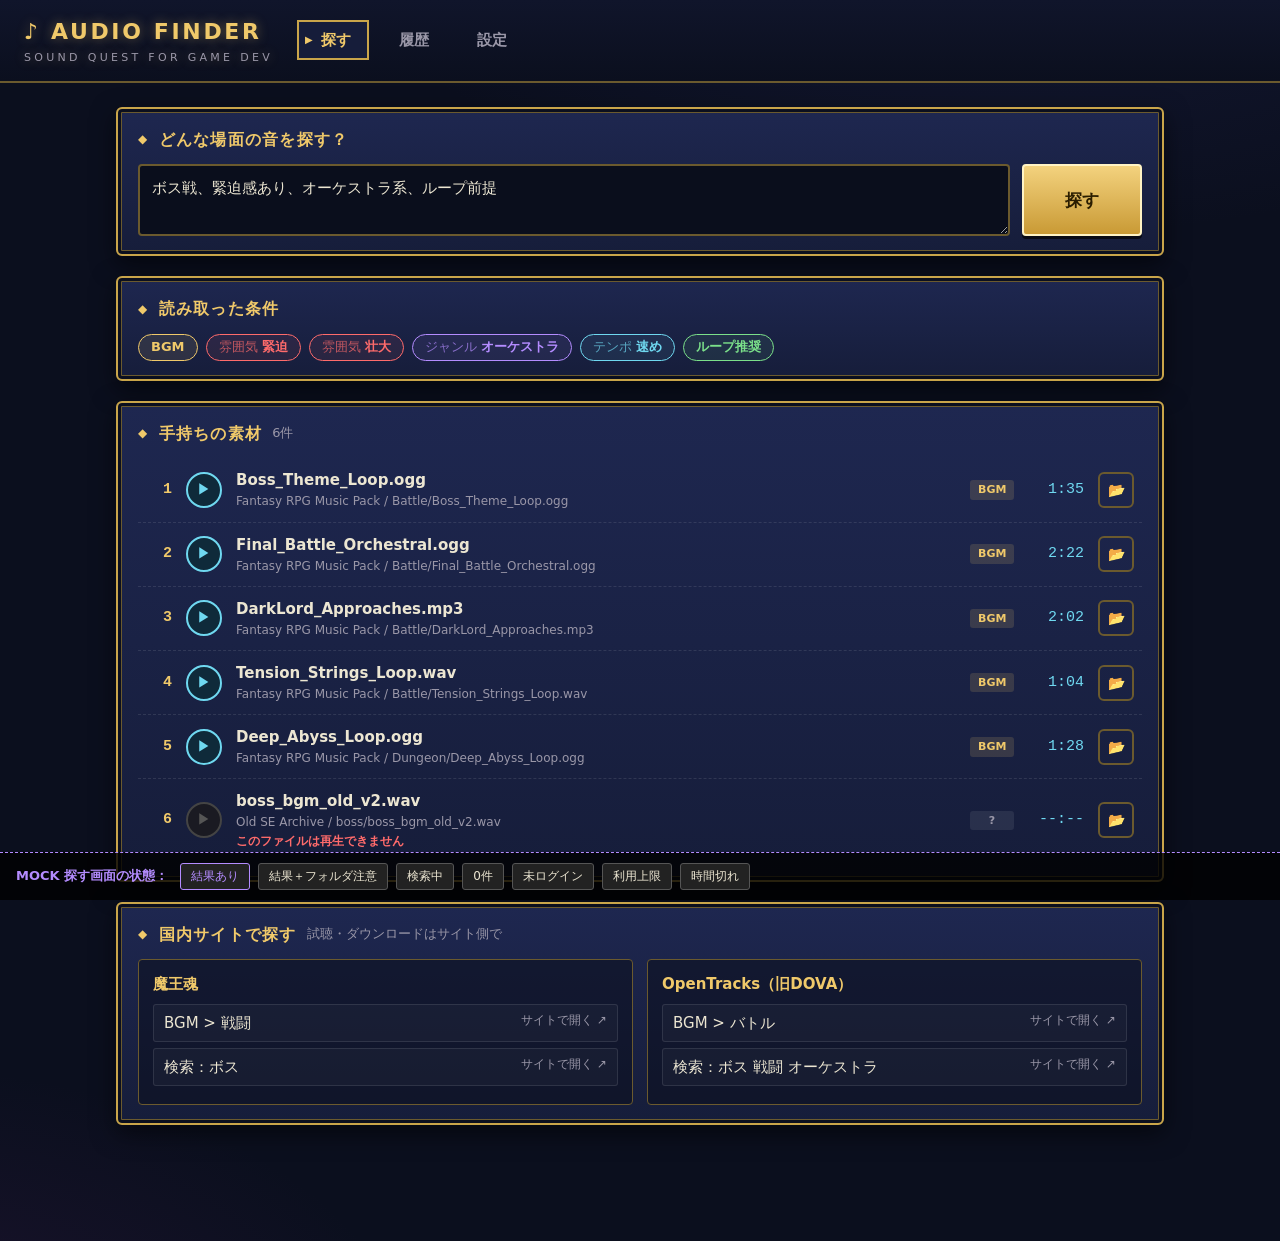
<file: mock/index.html>
<!doctype html>
<html lang="ja">
<head>
<meta charset="utf-8">
<meta name="viewport" content="width=device-width, initial-scale=1">
<title>Audio Finder（UIモック）</title>
<style>
  :root {
    --bg: #0b0f1e;
    --bg2: #141a33;
    --panel: #161d3a;
    --panel-hi: #1e2750;
    --line: #c9a54a;
    --line-dim: #6b5a2e;
    --text: #ece6d2;
    --muted: #9a97a8;
    --gold: #f0c96a;
    --cyan: #6fd8f0;
    --green: #7be08a;
    --red: #ff6b6b;
    --yellow: #ffd36b;
    --violet: #b48cff;
  }
  * { box-sizing: border-box; }
  html, body { margin: 0; }
  body {
    background:
      radial-gradient(1200px 600px at 80% -10%, #2a2f6b55, transparent 60%),
      radial-gradient(900px 500px at -10% 110%, #4a1f5a44, transparent 60%),
      var(--bg);
    color: var(--text);
    font-family: "Yu Gothic UI", "Meiryo", system-ui, sans-serif;
    font-size: 15px;
    line-height: 1.6;
    min-height: 100vh;
    padding-bottom: 72px;
  }
  .num { font-family: Consolas, "Courier New", monospace; }

  /* ---------- ヘッダー ---------- */
  header {
    display: flex; align-items: center; gap: 24px; flex-wrap: wrap;
    padding: 14px 24px;
    border-bottom: 2px solid var(--line-dim);
    background: linear-gradient(#10152b, #0b0f1e);
  }
  .logo { font-size: 22px; font-weight: 700; letter-spacing: .12em; color: var(--gold);
          text-shadow: 0 0 12px #f0c96a66; }
  .logo small { display: block; font-size: 11px; letter-spacing: .3em; color: var(--muted); font-weight: 400; }
  nav { display: flex; gap: 6px; }
  nav button {
    background: transparent; color: var(--muted); border: 2px solid transparent;
    padding: 6px 16px 6px 22px; font: inherit; font-weight: 700; cursor: pointer; position: relative;
  }
  nav button::before { content: "▶"; position: absolute; left: 6px; font-size: 10px; top: 50%;
                       transform: translateY(-50%); opacity: 0; color: var(--gold); }
  nav button:hover { color: var(--text); }
  nav button.active { color: var(--gold); border-color: var(--line); background: var(--panel); }
  nav button.active::before, nav button:hover::before { opacity: 1; }

  main { max-width: 1080px; margin: 0 auto; padding: 24px 16px; }
  .screen { display: none; }
  .screen.active { display: block; }

  /* ---------- RPGウィンドウ風パネル ---------- */
  .win {
    background: linear-gradient(180deg, var(--panel-hi), var(--panel));
    border: 2px solid var(--line);
    border-radius: 6px;
    box-shadow: inset 0 0 0 3px var(--bg), inset 0 0 0 4px var(--line-dim), 0 8px 24px #0008;
    padding: 18px 20px;
    margin-bottom: 20px;
  }
  .win-title {
    display: flex; align-items: center; gap: 10px;
    font-weight: 700; color: var(--gold); letter-spacing: .08em; margin: 0 0 12px;
    font-size: 16px;
  }
  .win-title .sub { color: var(--muted); font-weight: 400; font-size: 13px; letter-spacing: 0; }
  .win-title::before { content: "◆"; font-size: 12px; }

  /* ---------- ボタン ---------- */
  .btn {
    font: inherit; font-weight: 700; cursor: pointer;
    background: linear-gradient(#3a3070, #241d4d); color: var(--text);
    border: 2px solid var(--line); border-radius: 4px; padding: 8px 18px;
    box-shadow: 0 3px 0 #000a; transition: transform .05s, filter .1s;
  }
  .btn:hover { filter: brightness(1.2); }
  .btn:active { transform: translateY(2px); box-shadow: 0 1px 0 #000a; }
  .btn.primary { background: linear-gradient(#f3d27e, #c99a35); color: #2a1d00; border-color: #fff3c4; }
  .btn.small { padding: 3px 10px; font-size: 13px; }
  .btn.danger { border-color: var(--red); color: var(--red); background: transparent; }
  .icon-btn {
    width: 36px; height: 36px; border-radius: 50%; border: 2px solid var(--cyan);
    background: #0f2a3a; color: var(--cyan); cursor: pointer; font-size: 14px; flex: none;
  }
  .icon-btn:hover { background: #164058; }
  .icon-btn:disabled { border-color: #444; color: #555; background: #1a1a22; cursor: not-allowed; }
  .icon-btn.folder { border-color: var(--line-dim); color: var(--gold); background: transparent; border-radius: 6px; }

  /* ---------- 検索 ---------- */
  .quest { display: flex; gap: 12px; align-items: stretch; }
  .quest textarea {
    flex: 1; min-height: 64px; resize: vertical;
    background: #0a0e1c; color: var(--text); border: 2px solid var(--line-dim); border-radius: 4px;
    padding: 10px 12px; font: inherit;
  }
  .quest textarea:focus { outline: none; border-color: var(--gold); box-shadow: 0 0 0 3px #f0c96a33; }
  .quest .btn { min-width: 120px; font-size: 17px; }

  /* 帯（エラー・注意） */
  .band { display: flex; gap: 12px; align-items: center; padding: 10px 16px; border-radius: 4px;
          margin-bottom: 16px; font-weight: 700; border: 2px solid; }
  .band .msg { flex: 1; }
  .band .msg small { display: block; font-weight: 400; color: var(--text); opacity: .85; }
  .band.error { background: #3a0f16; border-color: var(--red); color: var(--red); }
  .band.warn  { background: #3a2e0f; border-color: var(--yellow); color: var(--yellow); }

  /* 検索中 */
  .loading { text-align: center; padding: 40px 0; }
  .loading .spell { font-size: 20px; color: var(--violet); letter-spacing: .2em; }
  .loading .dots span { display: inline-block; animation: blink 1.2s infinite; }
  .loading .dots span:nth-child(2) { animation-delay: .2s; }
  .loading .dots span:nth-child(3) { animation-delay: .4s; }
  @keyframes blink { 0%, 100% { opacity: .2; } 50% { opacity: 1; } }
  .loading .elapsed { color: var(--muted); margin-top: 8px; }
  .bar { height: 10px; background: #0a0e1c; border: 1px solid var(--line-dim); border-radius: 5px; overflow: hidden; }
  .bar > div { height: 100%; background: linear-gradient(90deg, var(--violet), var(--cyan)); }

  /* 条件チップ */
  .chips { display: flex; flex-wrap: wrap; gap: 8px; }
  .chip { padding: 2px 12px; border-radius: 999px; border: 1px solid; font-size: 13px; font-weight: 700; }
  .chip.kind  { color: var(--gold);   border-color: var(--gold);   background: #f0c96a1a; }
  .chip.mood  { color: var(--red);    border-color: var(--red);    background: #ff6b6b14; }
  .chip.genre { color: var(--violet); border-color: var(--violet); background: #b48cff14; }
  .chip.tempo { color: var(--cyan);   border-color: var(--cyan);   background: #6fd8f014; }
  .chip.loop  { color: var(--green);  border-color: var(--green);  background: #7be08a14; }
  .chip .k { opacity: .7; font-weight: 400; margin-right: 4px; }

  /* ローカル候補 */
  .tracks { list-style: none; margin: 0; padding: 0; }
  .track {
    display: flex; align-items: center; gap: 14px; padding: 10px 8px;
    border-bottom: 1px dashed #ffffff1a;
  }
  .track:last-child { border-bottom: none; }
  .track:hover { background: #ffffff08; }
  .track .rank { width: 26px; color: var(--gold); font-weight: 700; text-align: right; }
  .track .info { flex: 1; min-width: 0; }
  .track .name { font-weight: 700; overflow: hidden; text-overflow: ellipsis; white-space: nowrap; }
  .track .path { font-size: 12px; color: var(--muted); overflow: hidden; text-overflow: ellipsis; white-space: nowrap; }
  .track .dur { width: 56px; text-align: right; color: var(--cyan); }
  .badge { font-size: 11px; font-weight: 700; padding: 1px 8px; border-radius: 3px; width: 44px; text-align: center; }
  .badge.bgm { background: #f0c96a26; color: var(--gold); }
  .badge.se  { background: #6fd8f026; color: var(--cyan); }
  .badge.unk { background: #ffffff14; color: var(--muted); }
  .track.missing .name { color: var(--muted); text-decoration: line-through; }
  .track .note { font-size: 12px; color: var(--red); font-weight: 700; }

  /* サイト誘導 */
  .sites { display: grid; grid-template-columns: repeat(auto-fit, minmax(240px, 1fr)); gap: 14px; }
  .site { border: 1px solid var(--line-dim); border-radius: 4px; padding: 12px 14px; background: #0a0e1c88; }
  .site h4 { margin: 0 0 8px; color: var(--gold); font-size: 15px; }
  .site a {
    display: flex; justify-content: space-between; gap: 8px; text-decoration: none; color: var(--text);
    padding: 6px 10px; border-radius: 3px; margin-bottom: 6px; border: 1px solid #ffffff1a; background: #ffffff08;
  }
  .site a:hover { border-color: var(--cyan); color: var(--cyan); }
  .site a .ext { color: var(--muted); font-size: 12px; }

  .empty { text-align: center; padding: 28px 0; }
  .empty .big { font-size: 20px; color: var(--muted); font-weight: 700; letter-spacing: .1em; }
  .empty ul { display: inline-block; text-align: left; color: var(--text); }

  /* ---------- 設定 ---------- */
  .roots { width: 100%; border-collapse: collapse; }
  .roots th, .roots td { padding: 8px 10px; text-align: left; border-bottom: 1px solid #ffffff14; }
  .roots th { color: var(--muted); font-size: 12px; font-weight: 400; }
  .roots .path { font-size: 12px; color: var(--muted); word-break: break-all; }
  .status-ok { color: var(--green); font-weight: 700; }
  .status-missing { color: var(--red); font-weight: 700; }
  .toggle { width: 40px; height: 22px; border-radius: 11px; background: #333; border: 1px solid #555;
            position: relative; display: inline-block; cursor: pointer; vertical-align: middle; }
  .toggle::after { content: ""; position: absolute; top: 2px; left: 2px; width: 16px; height: 16px;
                   border-radius: 50%; background: #888; }
  .toggle.on { background: #1f5130; border-color: var(--green); }
  .toggle.on::after { left: 20px; background: var(--green); }
  .form-row { display: flex; gap: 10px; flex-wrap: wrap; }
  .form-row input {
    background: #0a0e1c; color: var(--text); border: 2px solid var(--line-dim); border-radius: 4px;
    padding: 8px 10px; font: inherit;
  }
  .form-row input.path-in { flex: 2; min-width: 260px; }
  .form-row input.label-in { flex: 1; min-width: 160px; }
  .hint { font-size: 12px; color: var(--muted); margin-top: 6px; }
  .stats { display: grid; grid-template-columns: repeat(auto-fit, minmax(160px, 1fr)); gap: 12px; margin-bottom: 14px; }
  .stat { background: #0a0e1c88; border: 1px solid var(--line-dim); border-radius: 4px; padding: 10px 14px; }
  .stat .k { font-size: 12px; color: var(--muted); }
  .stat .v { font-size: 20px; font-weight: 700; color: var(--gold); }

  /* ---------- 履歴 ---------- */
  .history { display: grid; grid-template-columns: 320px 1fr; gap: 20px; align-items: start; }
  .hist-list { list-style: none; margin: 0; padding: 0; max-height: 640px; overflow: auto; }
  .hist-list li { padding: 10px 12px; border: 1px solid transparent; border-radius: 4px; cursor: pointer; margin-bottom: 4px; }
  .hist-list li:hover { background: #ffffff0a; }
  .hist-list li.active { border-color: var(--line); background: #f0c96a12; }
  .hist-list .q { font-weight: 700; display: -webkit-box; -webkit-line-clamp: 2; -webkit-box-orient: vertical; overflow: hidden; }
  .hist-list .meta { font-size: 12px; color: var(--muted); }
  .hist-head { color: var(--muted); font-size: 13px; margin-bottom: 12px; }
  .hist-head .q { font-size: 17px; color: var(--text); font-weight: 700; display: block; }

  /* ---------- モック用の切替バー ---------- */
  .mockbar {
    position: fixed; left: 0; right: 0; bottom: 0; z-index: 10;
    display: flex; gap: 8px; align-items: center; flex-wrap: wrap;
    padding: 10px 16px; background: #000c; border-top: 1px dashed var(--violet); font-size: 13px;
  }
  .mockbar .label { color: var(--violet); font-weight: 700; margin-right: 4px; }
  .mockbar button { font: inherit; font-size: 12px; background: #222; color: var(--text);
                    border: 1px solid #555; border-radius: 3px; padding: 3px 10px; cursor: pointer; }
  .mockbar button.active { border-color: var(--violet); color: var(--violet); }

  @media (max-width: 760px) {
    .quest { flex-direction: column; }
    .history { grid-template-columns: 1fr; }
    .track .path { display: none; }
  }
</style>
</head>
<body>

<header>
  <div class="logo">♪ AUDIO FINDER<small>SOUND QUEST FOR GAME DEV</small></div>
  <nav>
    <button data-screen="search" class="active">探す</button>
    <button data-screen="history">履歴</button>
    <button data-screen="settings">設定</button>
  </nav>
</header>

<main>
  <!-- ============ 8.1 検索画面 ============ -->
  <section id="screen-search" class="screen active">
    <div class="win">
      <div class="win-title">どんな場面の音を探す？</div>
      <div class="quest">
        <textarea id="query">ボス戦、緊迫感あり、オーケストラ系、ループ前提</textarea>
        <button class="btn primary">探す</button>
      </div>
    </div>
    <div id="search-body"></div>
  </section>

  <!-- ============ 8.3 履歴 ============ -->
  <section id="screen-history" class="screen">
    <div class="history">
      <div class="win">
        <div class="win-title">冒険の記録 <span class="sub">直近50件</span></div>
        <ul class="hist-list" id="hist-list"></ul>
      </div>
      <div id="hist-detail"></div>
    </div>
  </section>

  <!-- ============ 8.2 設定画面 ============ -->
  <section id="screen-settings" class="screen">
    <div class="win">
      <div class="win-title">目録 <span class="sub">ローカル素材のスキャン</span></div>
      <div class="stats" id="stats"></div>
      <div style="display:flex; gap:14px; align-items:center; flex-wrap:wrap;">
        <div style="flex:1; min-width:220px;">
          <div class="bar"><div style="width:62%"></div></div>
          <div class="hint">スキャン中… <span class="num">1,284 / 2,071</span> ファイル（モック表示）</div>
        </div>
        <button class="btn primary">再スキャン</button>
      </div>
    </div>

    <div class="win">
      <div class="win-title">検索対象フォルダ</div>
      <table class="roots">
        <thead><tr><th>有効</th><th>名前 / パス</th><th>状態</th><th>ファイル数</th><th></th></tr></thead>
        <tbody id="roots"></tbody>
      </table>
    </div>

    <div class="win">
      <div class="win-title">フォルダを追加</div>
      <div class="form-row">
        <input class="path-in" placeholder="フォルダの絶対パス（例：D:\GameAssets\Audio\SciFiPack）">
        <input class="label-in" placeholder="表示名（例：SciFi Pack）">
        <button class="btn">追加</button>
      </div>
      <div class="hint">※ ブラウザのフォルダ選択では絶対パスが取れないため、パスは文字で入力します。追加後は「再スキャン」で目録に反映されます。</div>
    </div>
  </section>
</main>

<div class="mockbar" id="mockbar">
  <span class="label">MOCK 探す画面の状態：</span>
  <button data-state="result" class="active">結果あり</button>
  <button data-state="result-warn">結果＋フォルダ注意</button>
  <button data-state="loading">検索中</button>
  <button data-state="empty">0件</button>
  <button data-state="err-login">未ログイン</button>
  <button data-state="err-limit">利用上限</button>
  <button data-state="err-timeout">時間切れ</button>
</div>

<script>
/* =====================================================================
   ダミーデータ（SPEC.md 9章のデータ構造どおり）
   ===================================================================== */

// 9.2 config.json
const config = {
  version: 1,
  server: { host: "127.0.0.1", port: 8765 },
  ai: { timeout_sec: 60, retry_on_invalid_json: 1 },
  scan: { extensions: [".wav", ".mp3", ".ogg"], bgm_threshold_sec: 30 },
  history: { max_entries: 50 },
  roots: [
    { id: "r_7f3a", label: "Fantasy RPG Music Pack", path: "D:\\GameAssets\\Audio\\FantasyRPG", enabled: true,  added_at: "2026-10-06T21:00:00+09:00" },
    { id: "r_2c91", label: "UI Sound Collection",    path: "D:\\GameAssets\\Audio\\UISounds",   enabled: true,  added_at: "2026-10-06T21:02:00+09:00" },
    { id: "r_e044", label: "Ambient Nature Pack",    path: "E:\\Sounds\\AmbientNature",         enabled: true,  added_at: "2026-10-06T21:05:00+09:00" },
    { id: "r_91bd", label: "Old SE Archive",         path: "D:\\Archive\\OldSE",                enabled: false, added_at: "2026-10-06T21:06:00+09:00" }
  ]
};

// 9.3 index.json（files は抜粋）
const index = {
  version: 1,
  scanned_at: "2026-10-06T21:30:00+09:00",
  roots: [
    { id: "r_7f3a", status: "ok",      file_count: 412 },
    { id: "r_2c91", status: "ok",      file_count: 1388 },
    { id: "r_e044", status: "missing", file_count: 0 },
    { id: "r_91bd", status: "ok",      file_count: 271 }
  ],
  files: [
    {id:"3f9a1c2e7b04",root_id:"r_7f3a",rel_path:"Battle/Boss_Theme_Loop.ogg",filename:"Boss_Theme_Loop.ogg",folder:"Battle",ext:"ogg",duration_sec:95.4,likely_bgm:true,size_bytes:1843200,mtime:"2025-03-02T10:15:00+09:00",readable:true,words:"fantasy rpg music pack battle boss theme loop"},
    {id:"a7c2e9014b3d",root_id:"r_7f3a",rel_path:"Battle/Final_Battle_Orchestral.ogg",filename:"Final_Battle_Orchestral.ogg",folder:"Battle",ext:"ogg",duration_sec:142.0,likely_bgm:true,size_bytes:2730000,mtime:"2025-03-02T10:15:00+09:00",readable:true,words:"fantasy rpg music pack battle final battle orchestral"},
    {id:"5e11b0c84f27",root_id:"r_7f3a",rel_path:"Battle/DarkLord_Approaches.mp3",filename:"DarkLord_Approaches.mp3",folder:"Battle",ext:"mp3",duration_sec:121.8,likely_bgm:true,size_bytes:4870000,mtime:"2025-03-02T10:15:00+09:00",readable:true,words:"fantasy rpg music pack battle dark lord approaches"},
    {id:"c0d93a7e6612",root_id:"r_7f3a",rel_path:"Battle/Tension_Strings_Loop.wav",filename:"Tension_Strings_Loop.wav",folder:"Battle",ext:"wav",duration_sec:64.0,likely_bgm:true,size_bytes:11289600,mtime:"2025-03-02T10:15:00+09:00",readable:true,words:"fantasy rpg music pack battle tension strings loop"},
    {id:"9b4f20e1aa58",root_id:"r_7f3a",rel_path:"Dungeon/Deep_Abyss_Loop.ogg",filename:"Deep_Abyss_Loop.ogg",folder:"Dungeon",ext:"ogg",duration_sec:88.2,likely_bgm:true,size_bytes:1690000,mtime:"2025-03-02T10:15:00+09:00",readable:true,words:"fantasy rpg music pack dungeon deep abyss loop"},
    {id:"e3a8d1f7c045",root_id:"r_91bd",rel_path:"boss/boss_bgm_old_v2.wav",filename:"boss_bgm_old_v2.wav",folder:"boss",ext:"wav",duration_sec:null,likely_bgm:null,size_bytes:0,mtime:"2019-08-11T09:00:00+09:00",readable:false,words:"old se archive boss boss bgm old v 2"},
    {id:"b81d04f9c2aa",root_id:"r_2c91",rel_path:"SE/UI/CardDraw01.wav",filename:"CardDraw01.wav",folder:"SE/UI",ext:"wav",duration_sec:0.6,likely_bgm:false,size_bytes:52920,mtime:"2025-03-02T10:15:00+09:00",readable:true,words:"ui sound collection se ui card draw 01"},
    {id:"f12c7ab90d33",root_id:"r_2c91",rel_path:"SE/UI/Card_Shuffle_Soft.wav",filename:"Card_Shuffle_Soft.wav",folder:"SE/UI",ext:"wav",duration_sec:1.4,likely_bgm:false,size_bytes:123480,mtime:"2025-03-02T10:15:00+09:00",readable:true,words:"ui sound collection se ui card shuffle soft"},
    {id:"0a6e5c3b9f81",root_id:"r_2c91",rel_path:"SE/UI/Paper_Flip_02.ogg",filename:"Paper_Flip_02.ogg",folder:"SE/UI",ext:"ogg",duration_sec:0.4,likely_bgm:false,size_bytes:9800,mtime:"2025-03-02T10:15:00+09:00",readable:true,words:"ui sound collection se ui paper flip 02"},
    {id:"7d2b8e4c1a90",root_id:"r_7f3a",rel_path:"Town/Shop_Woodwind_Calm.ogg",filename:"Shop_Woodwind_Calm.ogg",folder:"Town",ext:"ogg",duration_sec:73.5,likely_bgm:true,size_bytes:1410000,mtime:"2025-03-02T10:15:00+09:00",readable:true,words:"fantasy rpg music pack town shop woodwind calm"}
  ]
};

// 9.6 sites.json（URLはサンプル。実際のURLは実装時に確認して記入）
const sites = {
  version: 1,
  sites: [
    { id: "maou", name: "魔王魂", top_url: "https://maou.audio/", search_url: "https://maou.audio/?s={q}",
      kinds: ["bgm", "se"],
      categories: [
        { id: "bgm_battle", name: "BGM > 戦闘", kind: "bgm", url: "https://maou.audio/" },
        { id: "bgm_fantasy", name: "BGM > ファンタジー", kind: "bgm", url: "https://maou.audio/" }
      ], note: "" },
    { id: "soundeffect_lab", name: "効果音ラボ", top_url: "https://soundeffect-lab.info/", search_url: null,
      kinds: ["se", "ambient"],
      categories: [
        { id: "se_battle", name: "戦闘", kind: "se", url: "https://soundeffect-lab.info/" },
        { id: "se_system", name: "システム音", kind: "se", url: "https://soundeffect-lab.info/" }
      ], note: "BGMは扱わない" },
    { id: "opentracks", name: "OpenTracks（旧DOVA）", top_url: "https://opentracks.com/", search_url: "https://opentracks.com/search?keywords={q}",
      kinds: ["bgm", "se"],
      categories: [
        { id: "bgm_battle", name: "BGM > バトル", kind: "bgm", url: "https://opentracks.com/" }
      ], note: "" }
  ]
};

// 9.4 AIの応答（claude -p が返すJSON）
const aiResponse = {
  conditions: { kind: "bgm", mood: ["緊迫", "壮大"], genre: ["オーケストラ"], tempo: "fast", loop: true },
  local: [
    { id: "3f9a1c2e7b04" }, { id: "a7c2e9014b3d" }, { id: "5e11b0c84f27" },
    { id: "c0d93a7e6612" }, { id: "9b4f20e1aa58" }, { id: "e3a8d1f7c045" }
  ],
  sites: [
    { site_id: "maou", type: "category", category_id: "bgm_battle" },
    { site_id: "maou", type: "search", q: "ボス" },
    { site_id: "opentracks", type: "category", category_id: "bgm_battle" },
    { site_id: "opentracks", type: "search", q: "ボス 戦闘 オーケストラ" }
  ]
};

// 9.5 history.json
const history = {
  version: 1,
  entries: [
    { id: "h_20261006213012", created_at: "2026-10-06T21:30:12+09:00",
      query: "ボス戦、緊迫感あり、オーケストラ系、ループ前提", elapsed_sec: 12.3,
      conditions: { kind: "bgm", mood: ["緊迫", "壮大"], genre: ["オーケストラ"], tempo: "fast", loop: true },
      local: [
        { id: "3f9a1c2e7b04", filename: "Boss_Theme_Loop.ogg", rel_path: "Battle/Boss_Theme_Loop.ogg", root_label: "Fantasy RPG Music Pack", duration_sec: 95.4 },
        { id: "a7c2e9014b3d", filename: "Final_Battle_Orchestral.ogg", rel_path: "Battle/Final_Battle_Orchestral.ogg", root_label: "Fantasy RPG Music Pack", duration_sec: 142.0 }
      ],
      sites: [
        { site_id: "maou", site_name: "魔王魂", label: "BGM > 戦闘", url: "https://maou.audio/" },
        { site_id: "opentracks", site_name: "OpenTracks（旧DOVA）", label: "検索：ボス 戦闘", url: "https://opentracks.com/search?keywords=%E3%83%9C%E3%82%B9%20%E6%88%A6%E9%97%98" }
      ] },
    { id: "h_20261006204540", created_at: "2026-10-06T20:45:40+09:00",
      query: "カードを引くときの軽い音", elapsed_sec: 8.1,
      conditions: { kind: "se", mood: ["軽快"], genre: ["UI"], tempo: null, loop: false },
      local: [
        { id: "b81d04f9c2aa", filename: "CardDraw01.wav", rel_path: "SE/UI/CardDraw01.wav", root_label: "UI Sound Collection", duration_sec: 0.6 },
        { id: "0a6e5c3b9f81", filename: "Paper_Flip_02.ogg", rel_path: "SE/UI/Paper_Flip_02.ogg", root_label: "UI Sound Collection", duration_sec: 0.4 },
        { id: "deadbeef0001", filename: "card_slide_short.wav", rel_path: "SE/Card/card_slide_short.wav", root_label: "UI Sound Collection", duration_sec: 0.5 }
      ],
      sites: [
        { site_id: "soundeffect_lab", site_name: "効果音ラボ", label: "システム音", url: "https://soundeffect-lab.info/" },
        { site_id: "maou", site_name: "魔王魂", label: "検索：カード", url: "https://maou.audio/?s=%E3%82%AB%E3%83%BC%E3%83%89" }
      ] },
    { id: "h_20261005223301", created_at: "2026-10-05T22:33:01+09:00",
      query: "ショップ画面、落ち着いた木管", elapsed_sec: 10.6,
      conditions: { kind: "bgm", mood: ["穏やか"], genre: ["木管", "アコースティック"], tempo: "slow", loop: true },
      local: [
        { id: "7d2b8e4c1a90", filename: "Shop_Woodwind_Calm.ogg", rel_path: "Town/Shop_Woodwind_Calm.ogg", root_label: "Fantasy RPG Music Pack", duration_sec: 73.5 }
      ],
      sites: [
        { site_id: "maou", site_name: "魔王魂", label: "BGM > ファンタジー", url: "https://maou.audio/" }
      ] }
  ]
};

/* =====================================================================
   表示用の小道具
   ===================================================================== */
const KIND  = { bgm: "BGM", se: "SE", ambient: "環境音" };
const TEMPO = { slow: "ゆっくり", medium: "ふつう", fast: "速め" };
const $ = (s) => document.querySelector(s);
const esc = (s) => String(s).replace(/[&<>"]/g, (c) => ({ "&": "&amp;", "<": "&lt;", ">": "&gt;", '"': "&quot;" }[c]));
const fmtDur = (sec) => sec == null ? "--:--" : `${Math.floor(sec / 60)}:${String(Math.round(sec % 60)).padStart(2, "0")}`;
const fmtDate = (iso) => iso.slice(0, 16).replace("T", " ");
const rootOf = (id) => config.roots.find((r) => r.id === id);
const fileOf = (id) => index.files.find((f) => f.id === id);

function conditionsHtml(c) {
  const chips = [`<span class="chip kind">${KIND[c.kind]}</span>`];
  c.mood.forEach((m) => chips.push(`<span class="chip mood"><span class="k">雰囲気</span>${esc(m)}</span>`));
  c.genre.forEach((g) => chips.push(`<span class="chip genre"><span class="k">ジャンル</span>${esc(g)}</span>`));
  if (c.tempo) chips.push(`<span class="chip tempo"><span class="k">テンポ</span>${TEMPO[c.tempo]}</span>`);
  if (c.loop === true) chips.push(`<span class="chip loop">ループ推奨</span>`);
  return `<div class="win"><div class="win-title">読み取った条件</div><div class="chips">${chips.join("")}</div></div>`;
}

function badge(likelyBgm) {
  if (likelyBgm === true) return `<span class="badge bgm">BGM</span>`;
  if (likelyBgm === false) return `<span class="badge se">SE</span>`;
  return `<span class="badge unk">?</span>`;
}

// tracks: [{ id, filename, rel_path, root_label, duration_sec, likely_bgm, readable, missing }]
function tracksHtml(tracks, title) {
  const rows = tracks.map((t, i) => `
    <li class="track ${t.missing ? "missing" : ""}">
      <span class="rank num">${i + 1}</span>
      <button class="icon-btn" title="試聴" ${t.readable && !t.missing ? "" : "disabled"}>▶</button>
      <div class="info">
        <div class="name">${esc(t.filename)}</div>
        <div class="path">${esc(t.root_label)} / ${esc(t.rel_path)}</div>
        ${t.missing ? `<div class="note">見つかりません（今の目録にありません）</div>` : ""}
        ${!t.missing && !t.readable ? `<div class="note">このファイルは再生できません</div>` : ""}
      </div>
      ${badge(t.likely_bgm)}
      <span class="dur num">${fmtDur(t.duration_sec)}</span>
      <button class="icon-btn folder" title="エクスプローラーで開く" ${t.missing ? "disabled" : ""}>📂</button>
    </li>`).join("");
  return `<div class="win"><div class="win-title">${title} <span class="sub">${tracks.length}件</span></div><ul class="tracks">${rows}</ul></div>`;
}

// links: [{ site_name, label, url }]
function sitesHtml(links) {
  const groups = {};
  links.forEach((l) => (groups[l.site_name] ??= []).push(l));
  const cards = Object.entries(groups).map(([name, ls]) => `
    <div class="site"><h4>${esc(name)}</h4>
      ${ls.map((l) => `<a href="#" title="${esc(l.url)}"><span>${esc(l.label)}</span><span class="ext">サイトで開く ↗</span></a>`).join("")}
    </div>`).join("");
  return `<div class="win"><div class="win-title">国内サイトで探す <span class="sub">試聴・ダウンロードはサイト側で</span></div><div class="sites">${cards}</div></div>`;
}

/* ---------- AIの応答 → 画面用の形（本番ではサーバーがやる処理の真似） ---------- */
function buildResult(res) {
  const tracks = res.local.map(({ id }) => {
    const f = fileOf(id);
    return { id, filename: f.filename, rel_path: f.rel_path, root_label: rootOf(f.root_id).label,
             duration_sec: f.duration_sec, likely_bgm: f.likely_bgm, readable: f.readable, missing: false };
  });
  const links = res.sites.map((s) => {
    const site = sites.sites.find((x) => x.id === s.site_id);
    if (s.type === "category") {
      const cat = site.categories.find((c) => c.id === s.category_id);
      return { site_name: site.name, label: cat.name, url: cat.url };
    }
    return { site_name: site.name, label: `検索：${s.q}`, url: site.search_url.replace("{q}", encodeURIComponent(s.q)) };
  });
  return { tracks, links };
}

/* =====================================================================
   画面の描画
   ===================================================================== */
function renderSearch(state) {
  const body = $("#search-body");
  const r = buildResult(aiResponse);
  const result = conditionsHtml(aiResponse.conditions) + tracksHtml(r.tracks, "手持ちの素材") + sitesHtml(r.links);
  const missingRoot = config.roots.find((x) => index.roots.find((y) => y.id === x.id).status === "missing");

  const views = {
    "result": result,
    "result-warn": `<div class="band warn">⚠<div class="msg">フォルダ「${esc(missingRoot.label)}」が見つかりません<small>${esc(missingRoot.path)} を飛ばして検索しました。外付けドライブが外れていないか確認してください。</small></div></div>` + result,
    "loading": `<div class="win loading"><div class="spell">サウンドを探索中<span class="dots"><span>.</span><span>.</span><span>.</span></span></div><div class="elapsed num">経過 12 秒</div></div>`,
    "empty": conditionsHtml(aiResponse.conditions) + `<div class="win empty"><div class="big">該当なし</div><p>こんな言い方で試してみてください：</p><ul><li>ジャンルを外す（例：「ボス戦、緊迫感」だけにする）</li><li>英語で書く（例：「boss battle, epic」）</li><li>近い場面に言い換える（例：「強敵との戦闘」）</li></ul></div>`,
    "err-login": `<div class="band error">✖<div class="msg">Claude Code にログインしてください<small>ターミナルで「claude」を起動してログインしてから、もう一度「探す」を押してください。</small></div></div>`,
    "err-limit": `<div class="band error">✖<div class="msg">利用上限に達しました<small>23:00 ごろ回復する見込みです。</small></div></div>`,
    "err-timeout": `<div class="band error">⌛<div class="msg">時間切れ（60秒以内に応答がありませんでした）</div><button class="btn small">再試行</button></div>`
  };
  body.innerHTML = views[state];
}

function renderHistory(selectedId) {
  $("#hist-list").innerHTML = history.entries.map((e) => `
    <li data-id="${e.id}" class="${e.id === selectedId ? "active" : ""}">
      <div class="q">${esc(e.query)}</div>
      <div class="meta num">${fmtDate(e.created_at)}　${KIND[e.conditions.kind]}　${e.elapsed_sec}秒</div>
    </li>`).join("");

  const e = history.entries.find((x) => x.id === selectedId);
  const tracks = e.local.map((t) => {
    const f = fileOf(t.id);
    return { ...t, likely_bgm: f ? f.likely_bgm : null, readable: f ? f.readable : false, missing: !f };
  });
  $("#hist-detail").innerHTML =
    `<div class="hist-head"><span class="q">${esc(e.query)}</span><span class="num">${fmtDate(e.created_at)}</span>　保存された結果を表示中（AIは呼びません）</div>` +
    conditionsHtml(e.conditions) + tracksHtml(e.local.length ? tracks : [], "手持ちの素材") + sitesHtml(e.sites);

  document.querySelectorAll("#hist-list li").forEach((li) => li.onclick = () => renderHistory(li.dataset.id));
}

function renderSettings() {
  const total = index.roots.reduce((a, r) => a + r.file_count, 0);
  $("#stats").innerHTML = `
    <div class="stat"><div class="k">登録フォルダ</div><div class="v num">${config.roots.length}</div></div>
    <div class="stat"><div class="k">目録のファイル数</div><div class="v num">${total.toLocaleString()}</div></div>
    <div class="stat"><div class="k">最後のスキャン</div><div class="v num" style="font-size:16px">${fmtDate(index.scanned_at)}</div></div>`;
  $("#roots").innerHTML = config.roots.map((r) => {
    const st = index.roots.find((x) => x.id === r.id);
    return `<tr>
      <td><span class="toggle ${r.enabled ? "on" : ""}"></span></td>
      <td><b>${esc(r.label)}</b><div class="path">${esc(r.path)}</div></td>
      <td>${st.status === "ok" ? `<span class="status-ok">● OK</span>` : `<span class="status-missing">● 見つかりません</span>`}</td>
      <td class="num">${st.file_count.toLocaleString()}</td>
      <td><button class="btn small danger">削除</button></td>
    </tr>`;
  }).join("");
}

/* ---------- 画面とモック状態の切り替え ---------- */
document.querySelectorAll("nav button").forEach((b) => b.onclick = () => {
  document.querySelectorAll("nav button").forEach((x) => x.classList.toggle("active", x === b));
  document.querySelectorAll(".screen").forEach((s) => s.classList.toggle("active", s.id === `screen-${b.dataset.screen}`));
  $("#mockbar").style.display = b.dataset.screen === "search" ? "flex" : "none";
});
document.querySelectorAll("#mockbar button").forEach((b) => b.onclick = () => {
  document.querySelectorAll("#mockbar button").forEach((x) => x.classList.toggle("active", x === b));
  renderSearch(b.dataset.state);
});

renderSearch("result");
renderHistory(history.entries[0].id);
renderSettings();
</script>
</body>
</html>
</file>
